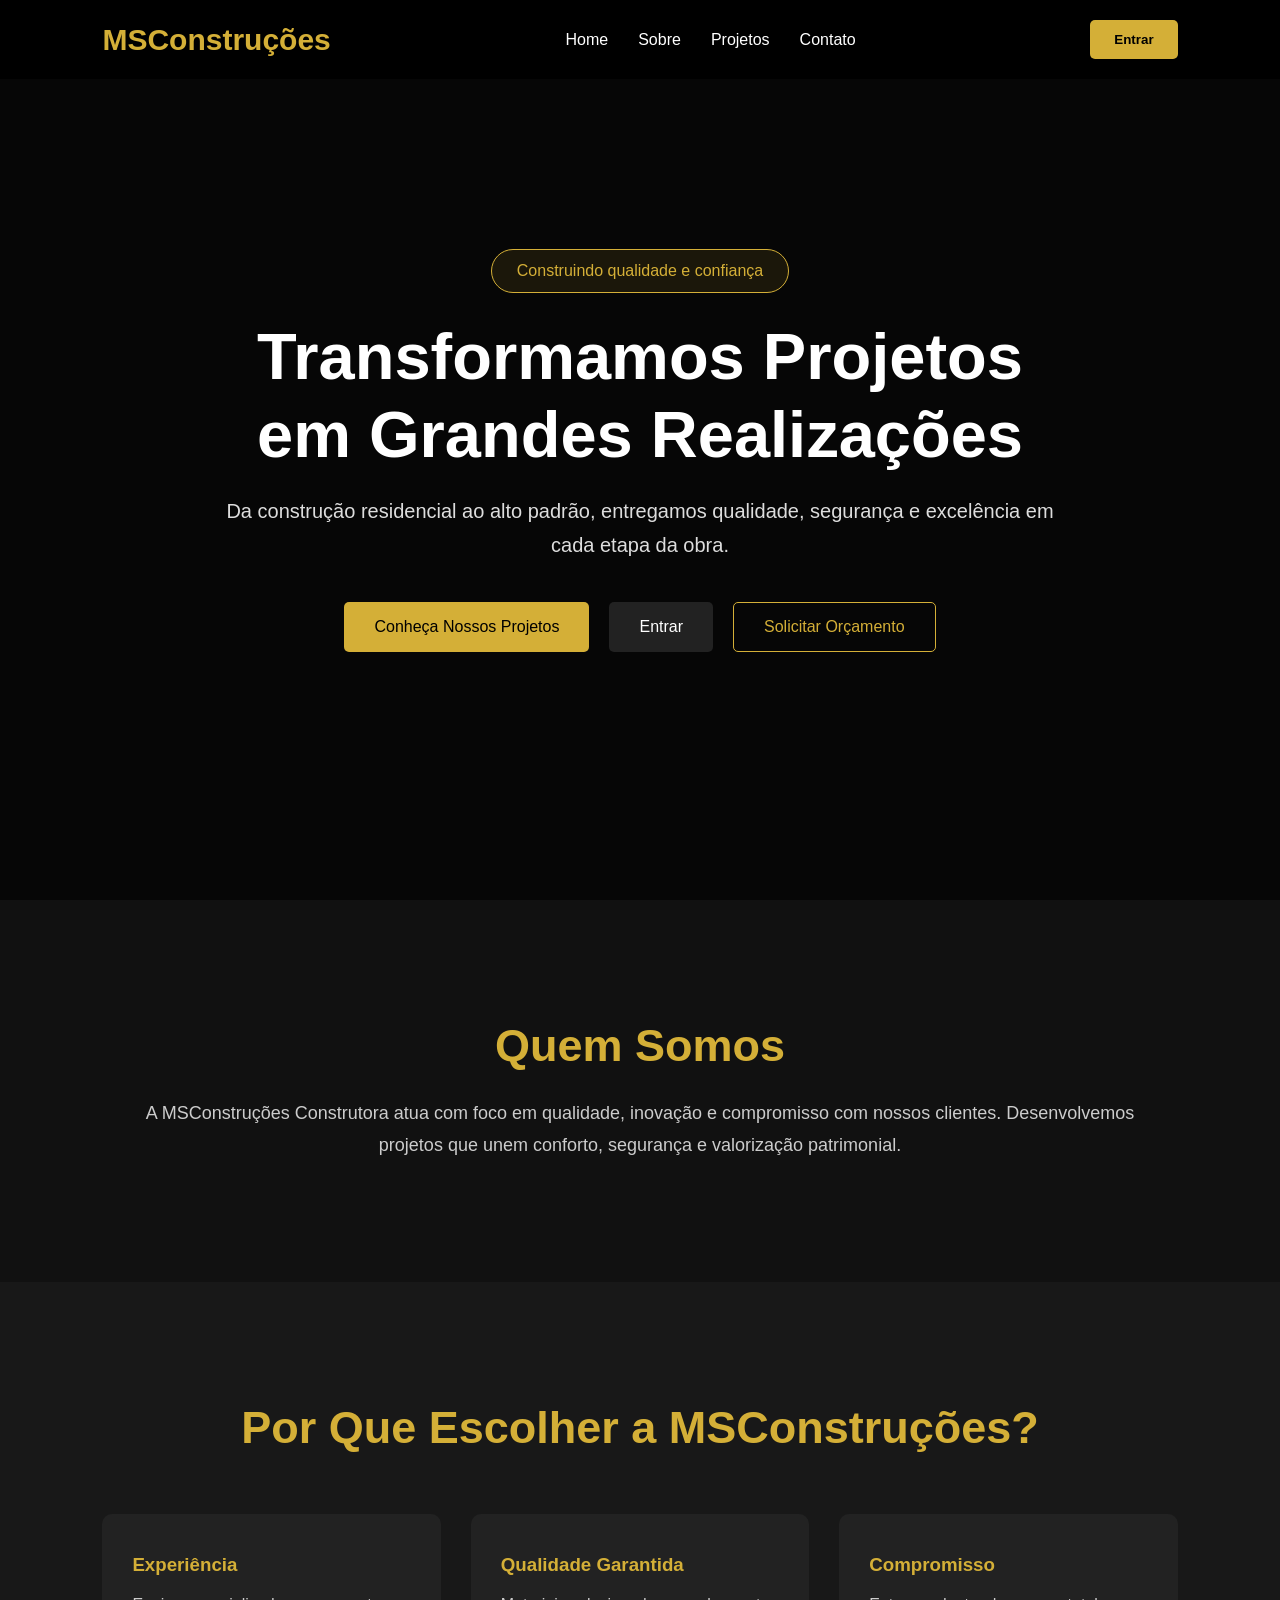
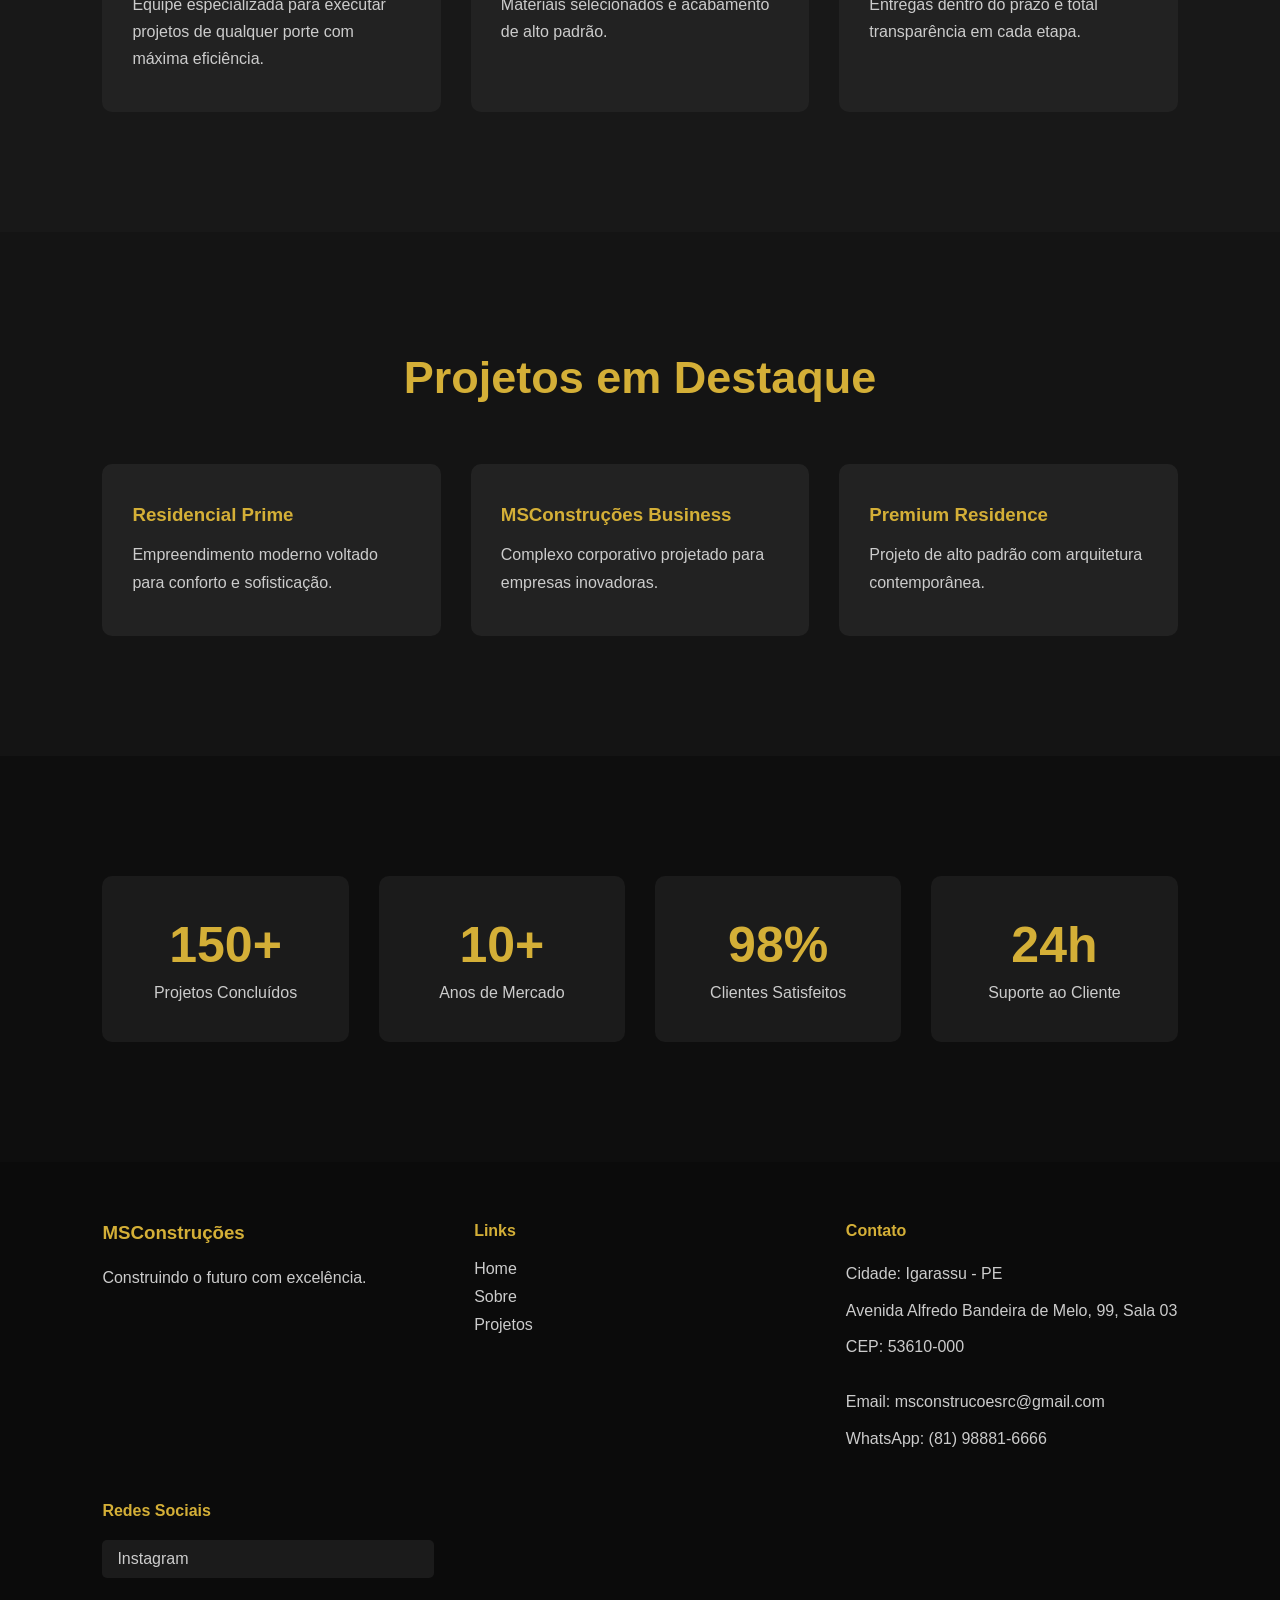
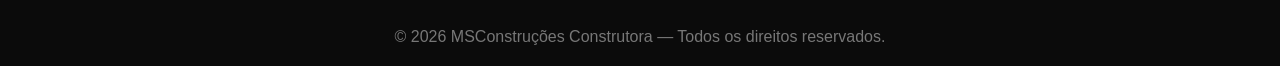
<file: index.html>
<!DOCTYPE html>
<html lang="pt-BR">

<head>

    <meta charset="UTF-8">
    <meta name="viewport" content="width=device-width, initial-scale=1.0">

    <title>MSConstruções Construtora</title>

    <link rel="stylesheet" href="css/style.css">

</head>

<body>

    <!-- HEADER -->

    <header id="header">

        <div class="logo">
            MSConstruções
        </div>

        <nav id="nav">

            <ul class="menu">

                <li><a href="#">Home</a></li>
                <li><a href="sobre.html">Sobre</a></li>
                <li><a href="#projetos">Projetos</a></li>
                <li><a href="#contato">Contato</a></li>

            </ul>

        </nav>

        <button class="login-btn" id="openModal">
            Entrar
        </button>

        <div class="menu-mobile" id="menuMobile">
            ☰
        </div>

    </header>

    <!-- HERO -->

    <section class="hero">

        <div class="overlay"></div>

        <div class="hero-content">

            <span class="hero-tag">
                Construindo qualidade e confiança
            </span>

            <h1>
                Transformamos Projetos em Grandes Realizações
            </h1>

            <p>
                Da construção residencial ao alto padrão, entregamos qualidade,
                segurança e excelência em cada etapa da obra.
            </p>

            <div class="hero-buttons">

                <button class="btn gold">
                    Conheça Nossos Projetos
                </button>

                <button class="btn dark" id="openModalHero">
                    Entrar
                </button>

                <button class="btn outline">
                    Solicitar Orçamento
                </button>

            </div>

        </div>

    </section>

    <!-- SOBRE -->

    <section class="sobre" id="sobre">

        <div class="sobre-container">

            <h2>
                Quem Somos
            </h2>

            <p>
                A MSConstruções Construtora atua com foco em qualidade,
                inovação e compromisso com nossos clientes.
                Desenvolvemos projetos que unem conforto,
                segurança e valorização patrimonial.
            </p>

        </div>

    </section>

    <!-- DIFERENCIAIS -->

    <section class="diferenciais">

        <h2 class="section-title">
            Por Que Escolher a MSConstruções?
        </h2>

        <div class="cards">

            <div class="card reveal">

                <h3>Experiência</h3>

                <p>
                    Equipe especializada para executar projetos
                    de qualquer porte com máxima eficiência.
                </p>

            </div>

            <div class="card reveal">

                <h3>Qualidade Garantida</h3>

                <p>
                    Materiais selecionados e acabamento
                    de alto padrão.
                </p>

            </div>

            <div class="card reveal">

                <h3>Compromisso</h3>

                <p>
                    Entregas dentro do prazo e total
                    transparência em cada etapa.
                </p>

            </div>

        </div>

    </section>

    <!-- PROJETOS -->

    <section class="projetos" id="projetos">

        <h2 class="section-title">
            Projetos em Destaque
        </h2>

        <div class="cards">

            <div class="card reveal">

                <h3>Residencial Prime</h3>

                <p>
                    Empreendimento moderno voltado para
                    conforto e sofisticação.
                </p>

            </div>

            <div class="card reveal">

                <h3>MSConstruções Business</h3>

                <p>
                    Complexo corporativo projetado para
                    empresas inovadoras.
                </p>

            </div>

            <div class="card reveal">

                <h3>Premium Residence</h3>

                <p>
                    Projeto de alto padrão com
                    arquitetura contemporânea.
                </p>

            </div>

        </div>

    </section>

    <!-- ESTATÍSTICAS -->

    <section class="numeros">

        <div class="numero">

            <h3>150+</h3>

            <p>
                Projetos Concluídos
            </p>

        </div>

        <div class="numero">

            <h3>10+</h3>

            <p>
                Anos de Mercado
            </p>

        </div>

        <div class="numero">

            <h3>98%</h3>

            <p>
                Clientes Satisfeitos
            </p>

        </div>

        <div class="numero">

            <h3>24h</h3>

            <p>
                Suporte ao Cliente
            </p>

        </div>

    </section>

    <!-- FOOTER -->

    <footer id="contato">

        <div class="footer-content">

            <div>

                <h3>MSConstruções</h3>

                <p>
                    Construindo o futuro com excelência.
                </p>

            </div>

            <div>

                <h4>Links</h4>

                <ul>

                    <li><a href="#">Home</a></li>
                    <li><a href="sobre.html">Sobre</a></li>
                    <li><a href="#projetos">Projetos</a></li>

                </ul>

            </div>

           <div>

    <h4>Contato</h4>

    <p>
        Cidade: Igarassu - PE
    </p>

    <p>
        Avenida Alfredo Bandeira de Melo, 99, Sala 03
    </p>

    <p>
        CEP: 53610-000
    </p>

    <br>

    <p>
        Email: msconstrucoesrc@gmail.com
    </p>

    <p>
        WhatsApp: (81) 98881-6666
    </p>

</div>

<div>

    <h4>Redes Sociais</h4>

    <div class="socials">

        <a href="https://www.instagram.com/msconstrucoesrc/" target="_blank">
            Instagram
        </a>

    </div>

</div>

        </div>

        <p class="copy">
            © 2026 MSConstruções Construtora — Todos os direitos reservados.
        </p>

    </footer>

    <!-- MODAL LOGIN -->

    <div class="modal" id="modal">

        <div class="modal-content">

            <span class="close" id="closeModal">
                &times;
            </span>

            <h2>
                Login
            </h2>

            <form>

                <input type="email" placeholder="Seu Email">

                <input type="password" placeholder="Sua Senha">

                <button type="submit" class="btn gold">
                    Entrar
                </button>

            </form>

        </div>

    </div>

    <script src="js/script.js"></script>

</body>

</html>
</file>
<file: css/style.css>
*{
    margin:0;
    padding:0;
    box-sizing:border-box;
}

body{
    font-family:Arial, sans-serif;
    background:#111;
    color:white;
    overflow-x:hidden;
}

/* HEADER */

header{
    width:100%;
    position:fixed;
    top:0;
    left:0;
    z-index:1000;

    display:flex;
    justify-content:space-between;
    align-items:center;

    padding:20px 8%;

    background:rgba(0,0,0,0.85);
    backdrop-filter:blur(10px);
}

.logo{
    font-size:30px;
    font-weight:bold;
    color:#d4af37;
}

.menu{
    display:flex;
    list-style:none;
    gap:30px;
}

.menu a{
    text-decoration:none;
    color:white;
    transition:.3s;
}

.menu a:hover{
    color:#d4af37;
}

.login-btn{
    padding:12px 24px;
    border:none;
    background:#d4af37;
    color:black;
    cursor:pointer;
    border-radius:5px;
    font-weight:bold;
    transition:.3s;
}

.login-btn:hover{
    transform:translateY(-3px);
}

.menu-mobile{
    display:none;
    font-size:30px;
    cursor:pointer;
}

/* HERO */

.hero{
    height:100vh;

    background:url("https://images.unsplash.com/photo-1504307651254-35680f356dfd?q=80&w=2070&auto=format&fit=crop")
    center/cover no-repeat;

    position:relative;

    display:flex;
    justify-content:center;
    align-items:center;

    text-align:center;
}

.overlay{
    position:absolute;
    inset:0;
    background:rgba(0,0,0,0.65);
}

.hero-content{
    position:relative;
    z-index:2;
    max-width:900px;
    padding:20px;
}

.hero-tag{
    display:inline-block;

    padding:12px 25px;

    border:1px solid #d4af37;

    border-radius:30px;

    color:#d4af37;

    background:rgba(212,175,55,.1);

    margin-bottom:25px;
}

.hero h1{
    font-size:65px;
    margin-bottom:20px;
    line-height:1.2;
}

.hero p{
    font-size:20px;
    color:#ddd;
    margin-bottom:40px;
    line-height:1.7;
}

.hero-buttons{
    display:flex;
    justify-content:center;
    gap:20px;
    flex-wrap:wrap;
}

.btn{
    padding:15px 30px;
    border:none;
    cursor:pointer;
    border-radius:5px;
    font-size:16px;
    transition:.3s;
}

.gold{
    background:#d4af37;
    color:black;
}

.dark{
    background:#222;
    color:white;
}

.outline{
    background:transparent;
    border:1px solid #d4af37;
    color:#d4af37;
}

.btn:hover{
    transform:translateY(-5px);
}

/* SOBRE */

.sobre{
    padding:120px 8%;
    background:#111;
}

.sobre-container{
    max-width:1000px;
    margin:auto;
    text-align:center;
}

.sobre h2{
    color:#d4af37;
    font-size:45px;
    margin-bottom:25px;
}

.sobre p{
    font-size:18px;
    color:#ccc;
    line-height:1.8;
}

/* DIFERENCIAIS */

.diferenciais{
    padding:120px 8%;
    background:#181818;
}

.section-title{
    text-align:center;
    color:#d4af37;
    font-size:45px;
    margin-bottom:60px;
}

.cards{
    display:grid;
    grid-template-columns:repeat(auto-fit,minmax(280px,1fr));
    gap:30px;
}

.card{
    background:#222;
    padding:40px 30px;
    border-radius:10px;
    transition:.4s;

    opacity:0;
    transform:translateY(50px);
}

.card h3{
    color:#d4af37;
    margin-bottom:15px;
}

.card p{
    color:#ccc;
    line-height:1.7;
}

.card:hover{
    transform:translateY(-10px);
    background:#2c2c2c;
}

/* PROJETOS */

.projetos{
    padding:120px 8%;
    background:#141414;
}

/* ESTATÍSTICAS */

.numeros{
    padding:120px 8%;

    display:grid;
    grid-template-columns:repeat(auto-fit,minmax(220px,1fr));
    gap:30px;

    background:#0e0e0e;
}

.numero{
    background:#1b1b1b;
    padding:40px;
    border-radius:10px;

    text-align:center;

    transition:.3s;
}

.numero:hover{
    transform:translateY(-8px);
}

.numero h3{
    font-size:50px;
    color:#d4af37;
    margin-bottom:10px;
}

.numero p{
    color:#ccc;
}

/* ORÇAMENTO */

.simular-orcamento{
    padding:120px 8%;
    background:#181818;
}

.orcamento-form{
    max-width:700px;
    margin:auto;
    display:flex;
    flex-direction:column;
    gap:15px;
}

.form-group{
    display:flex;
    flex-direction:column;
    gap:8px;
}

.orcamento-form label{
    color:#d4af37;
    font-weight:bold;
}

.orcamento-form input,
.orcamento-form select{
    padding:15px;
    background:#222;
    color:white;
    border:none;
    border-radius:5px;
    font-size:16px;
}

.orcamento-form input::placeholder{
    color:#999;
}

.orcamento-form button{
    align-self:center;
}

#resultadoOrcamento{
    margin-top:20px;
    padding:20px;
    background:#222;
    border-left:4px solid #d4af37;
    font-size:20px;
    color:white;
    border-radius:5px;
}

/* FOOTER */

footer{
    background:#0b0b0b;
    padding:60px 8% 20px;
}

.footer-content{
    display:grid;
    grid-template-columns:repeat(auto-fit,minmax(250px,1fr));
    gap:40px;
    margin-bottom:40px;
}

footer h3,
footer h4{
    color:#d4af37;
    margin-bottom:20px;
}

footer ul{
    list-style:none;
}

footer a{
    color:#ccc;
    text-decoration:none;
    display:block;
    margin-bottom:10px;
    transition:.3s;
}

footer a:hover{
    color:#d4af37;
}

.socials{
    display:flex;
    flex-direction:column;
    gap:10px;
}

.copy{
    text-align:center;
    color:#777;
}

/* MODAL */

.modal{
    position:fixed;
    inset:0;

    display:none;
    justify-content:center;
    align-items:center;

    background:rgba(0,0,0,.85);

    z-index:2000;
}

.modal-content{
    width:90%;
    max-width:400px;

    background:#1e1e1e;

    padding:40px;

    border-radius:10px;

    position:relative;
}

.modal-content h2{
    color:#d4af37;
    margin-bottom:20px;
}

.modal-content form{
    display:flex;
    flex-direction:column;
    gap:15px;
}

.modal-content input{
    padding:14px;
    border:none;
    border-radius:5px;

    background:#2b2b2b;
    color:white;
}

.close{
    position:absolute;
    right:20px;
    top:10px;

    font-size:30px;
    cursor:pointer;
}

/* ANIMAÇÕES */

.reveal.active{
    opacity:1;
    transform:translateY(0);
    transition:1s;
}

/* RESPONSIVO */

@media(max-width:900px){

    .menu{
        position:absolute;
        top:80px;
        right:-100%;

        width:250px;
        height:100vh;

        background:#111;

        flex-direction:column;

        padding:40px;

        transition:.4s;
    }

    .menu.active{
        right:0;
    }

    .menu-mobile{
        display:block;
    }

    .hero h1{
        font-size:42px;
    }

    .hero p{
        font-size:18px;
    }

}

/* =======================================================
   PÁGINA SOBRE
======================================================= */

.hero-sobre{

    height:70vh;

    background:
    linear-gradient(
        rgba(0,0,0,.75),
        rgba(0,0,0,.75)
    ),
    url("https://images.unsplash.com/photo-1541888946425-d81bb19240f5?q=80&w=2000")
    center/cover;

    display:flex;
    justify-content:center;
    align-items:center;

    text-align:center;

    padding:120px 8%;
}

.hero-sobre .hero-content{

    max-width:900px;
}

.hero-sobre h1{

    font-size:60px;

    margin-bottom:20px;

    line-height:1.2;
}

.hero-sobre p{

    color:#ddd;

    font-size:20px;

    line-height:1.8;
}

/* TAGS */

.section-tag{

    display:inline-block;

    color:#C9A227;

    font-weight:700;

    letter-spacing:2px;

    margin-bottom:15px;
}

/* QUEM SOMOS */

.quem-somos{

    padding:120px 8%;

    background:#111;
}

.container-grid{

    max-width:1300px;

    margin:auto;

    display:grid;

    grid-template-columns:1fr 1fr;

    gap:60px;

    align-items:center;
}

.texto h2{

    font-size:48px;

    margin-bottom:25px;
}

.texto p{

    color:#ccc;

    line-height:1.9;

    margin-bottom:20px;
}

.imagem img{

    width:100%;

    border-radius:15px;

    object-fit:cover;

    transition:.4s;
}

.imagem img:hover{

    transform:scale(1.03);
}

/* MISSÃO VISÃO VALORES */

.mvv{

    padding:120px 8%;

    background:#181818;
}

.section-header{

    text-align:center;

    margin-bottom:60px;
}

.section-header h2{

    font-size:48px;
}

.cards-mvv{

    display:grid;

    grid-template-columns:
    repeat(auto-fit,minmax(300px,1fr));

    gap:30px;
}

.cards-mvv .card{

    opacity:1;

    transform:none;

    text-align:center;
}

.icon{

    font-size:50px;

    margin-bottom:20px;
}

/* TIMELINE */

.timeline{

    padding:120px 8%;

    background:#141414;
}

.timeline-container{

    max-width:900px;

    margin:auto;

    border-left:3px solid #C9A227;

    padding-left:40px;
}

.timeline-item{

    margin-bottom:50px;

    position:relative;
}

.timeline-item::before{

    content:"";

    width:18px;
    height:18px;

    border-radius:50%;

    background:#C9A227;

    position:absolute;

    left:-50px;

    top:5px;
}

.timeline-item span{

    color:#C9A227;

    font-size:24px;

    font-weight:bold;
}

.timeline-item p{

    margin-top:10px;

    color:#ccc;
}

/* EQUIPE */

.equipe{

    padding:120px 8%;

    background:#181818;
}

.cards-equipe{

    display:grid;

    grid-template-columns:
    repeat(auto-fit,minmax(280px,1fr));

    gap:30px;
}

.membro{

    background:#222;

    padding:30px;

    text-align:center;

    border-radius:10px;

    transition:.4s;
}

.membro:hover{

    transform:translateY(-10px);
}

.membro img{

    width:180px;

    height:180px;

    border-radius:50%;

    object-fit:cover;

    margin-bottom:20px;

    border:4px solid #C9A227;
}

.membro h3{

    color:#C9A227;

    margin-bottom:10px;
}

.membro p{

    color:#ccc;
}

/* CTA */

.cta{

    padding:120px 8%;

    background:#0f0f0f;

    text-align:center;
}

.cta h2{

    font-size:50px;

    margin-bottom:20px;
}

.cta p{

    color:#ccc;

    margin-bottom:40px;
}

/* BOTÃO TOPO */

#topBtn{

    position:fixed;

    right:25px;
    bottom:25px;

    width:50px;
    height:50px;

    border:none;

    border-radius:50%;

    background:#C9A227;

    color:black;

    font-size:22px;

    cursor:pointer;

    display:none;

    z-index:999;

    transition:.3s;
}

#topBtn:hover{

    transform:translateY(-5px);
}

/* RESPONSIVO */

@media(max-width:900px){

    .container-grid{

        grid-template-columns:1fr;
    }

    .hero-sobre h1{

        font-size:42px;
    }

    .section-header h2{

        font-size:36px;
    }

    .texto h2{

        font-size:36px;
    }

    .cta h2{

        font-size:36px;
    }

}
.texto-diferenciais{

    max-width:1000px;

    margin:0 auto 60px;

    text-align:center;
}

.texto-diferenciais p{

    color:#ccc;

    font-size:18px;

    line-height:1.9;

    margin-bottom:25px;
}
.footer-content p{

    color:#ccc;

    line-height:1.8;

    margin-bottom:8px;
}

.socials a{

    padding:10px 15px;

    background:#1b1b1b;

    border-radius:5px;

    transition:.3s;
}

.socials a:hover{

    background:#d4af37;

    color:#111;
}
</file>
